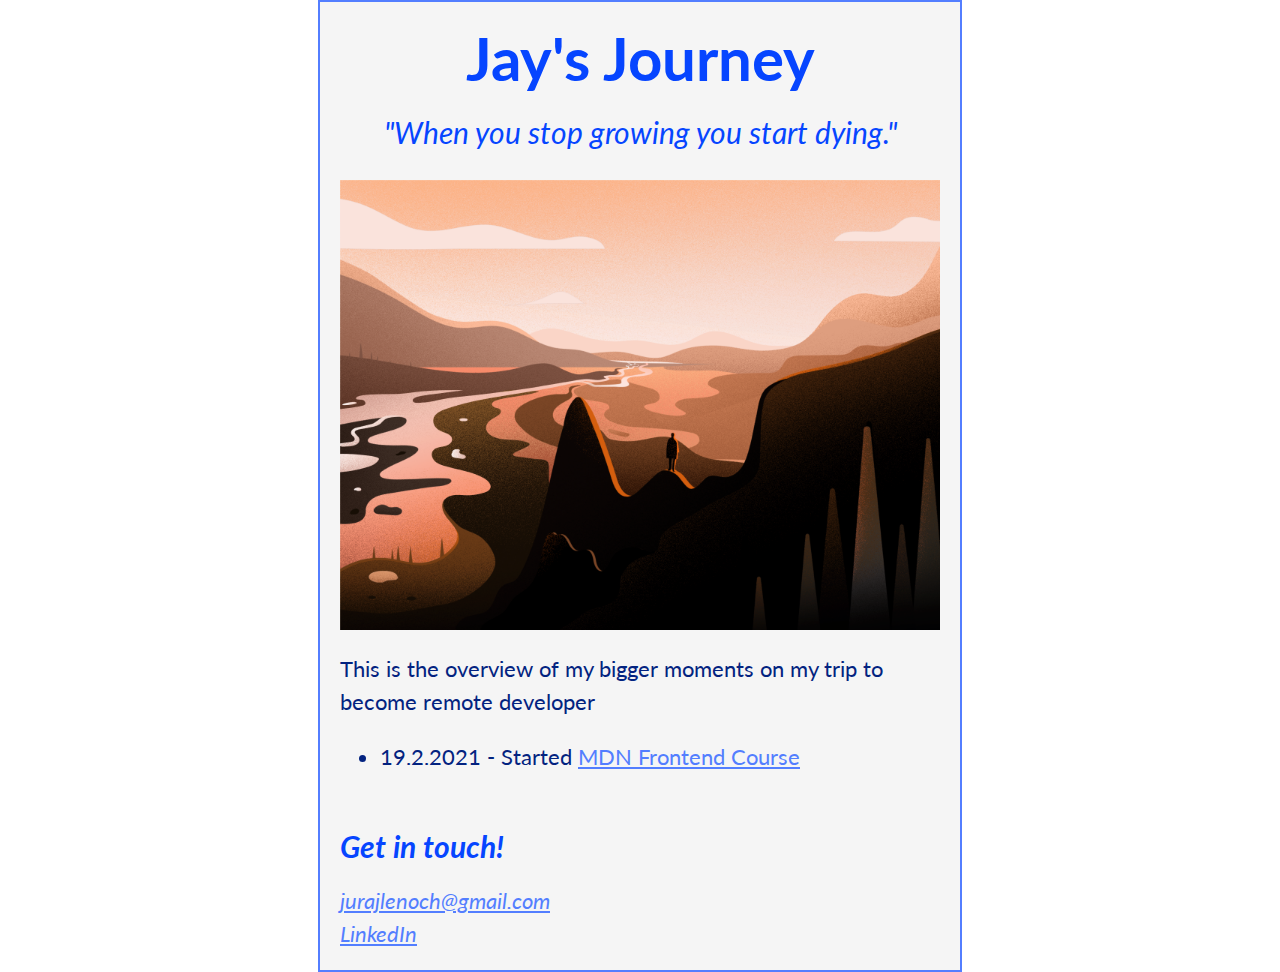
<file: index.html>
<!DOCTYPE html>
<html lang="en-US">
<head>
    <meta charset="UTF-8">
    <meta http-equiv="X-UA-Compatible" content="IE=edge">
    <meta name="viewport" content="width=device-width, initial-scale=1.0">
    <meta name="author" content="Jay Lazy">
    <meta name="description" content="This is a website, which I have set up to guide me on the way to become a Frontend Developer in Javascript. All important milestones should be portraited in this little web.">
    <link rel="stylesheet" href="styles/style.css">
    <link rel="preconnect" href="https://fonts.gstatic.com">
    <link rel="stylesheet" href="https://fonts.googleapis.com/css2?family=Lato:wght@300;400&display=swap">
    <script src="scripts/main.js" defer></script>
    <title>Jay's Timeline</title>
</head>
<body>
    <h1>Jay's Journey</h1>

    <blockquote cite="https://piercemarrs.com/2016/08/if-youre-not-growing-youre-dying/"> <em>"When you stop growing you start dying."</em> </blockquote>

    <img src="images/title-image.png" alt="title-image">

    <p>This is the overview of my bigger moments on my trip to become remote developer</p>

    <ul>
       <li> <time datetime="2021-02-19"> 19.2.2021 </time> - Started <a href="https://developer.mozilla.org/en-US/docs/Learn/Getting_started_with_the_web/HTML_basics" target="_blank">MDN Frontend Course</a></li>
    </ul> 

    <br>

    <address>
        <h3>Get in touch!</h3>
        <a href="mailto:">jurajlenoch@gmail.com</a> 
        <br>
        <a href="https://www.linkedin.com/in/jurajlenoch/" target="_blank">LinkedIn</a>
    </address>
</body>
</html>
</file>
<file: styles/style.css>
html {
    font-size: 16px;
    font-family: 'Lato', sans-serif;
    background-color: white;
}

body {
    width: 600px;
    margin: 0 auto;
    padding: 0px 20px 20px 20px;
    background-color: whitesmoke;
    border: 2px solid #537EFF;

}

h1 {
    margin: 0;
    padding: 20px 0;
    color: #0645FF;
    font-size: 60px;
    text-align: center;
}

h2 {
    margin: 0;
    padding: 20px 0;
    color: #0645FF;
    font-size: 45px;
    text-align: center;
}

h3 {
    margin: 0;
    padding: 20px 0;
    color: #0645FF;
    font-size: 30px;
}

p, li, dt, dd {
    color: #032380;
    font-size: 22px;
    line-height: 1.5;
}

a {
    color: #537EFF;
    font-size: 22px;
    line-height: 1.5;
    
}

img {
    width: 100%;
    display: block;
}

blockquote {
    color: #0645FF;
    font-size: 30px;
    text-align: center;
    margin-top: 0;
}


/* Color Theme Swatches in Hex */
.royal-blue-mon-1-hex { color: #537EFF; }
.royal-blue-mon-2-hex { color: #032380; }
.royal-blue-mon-3-hex { color: #0645FF; }
.royal-blue-mon-4-hex { color: #293F80; }
.royal-blue-mon-5-hex { color: #0537CC; }
</file>
